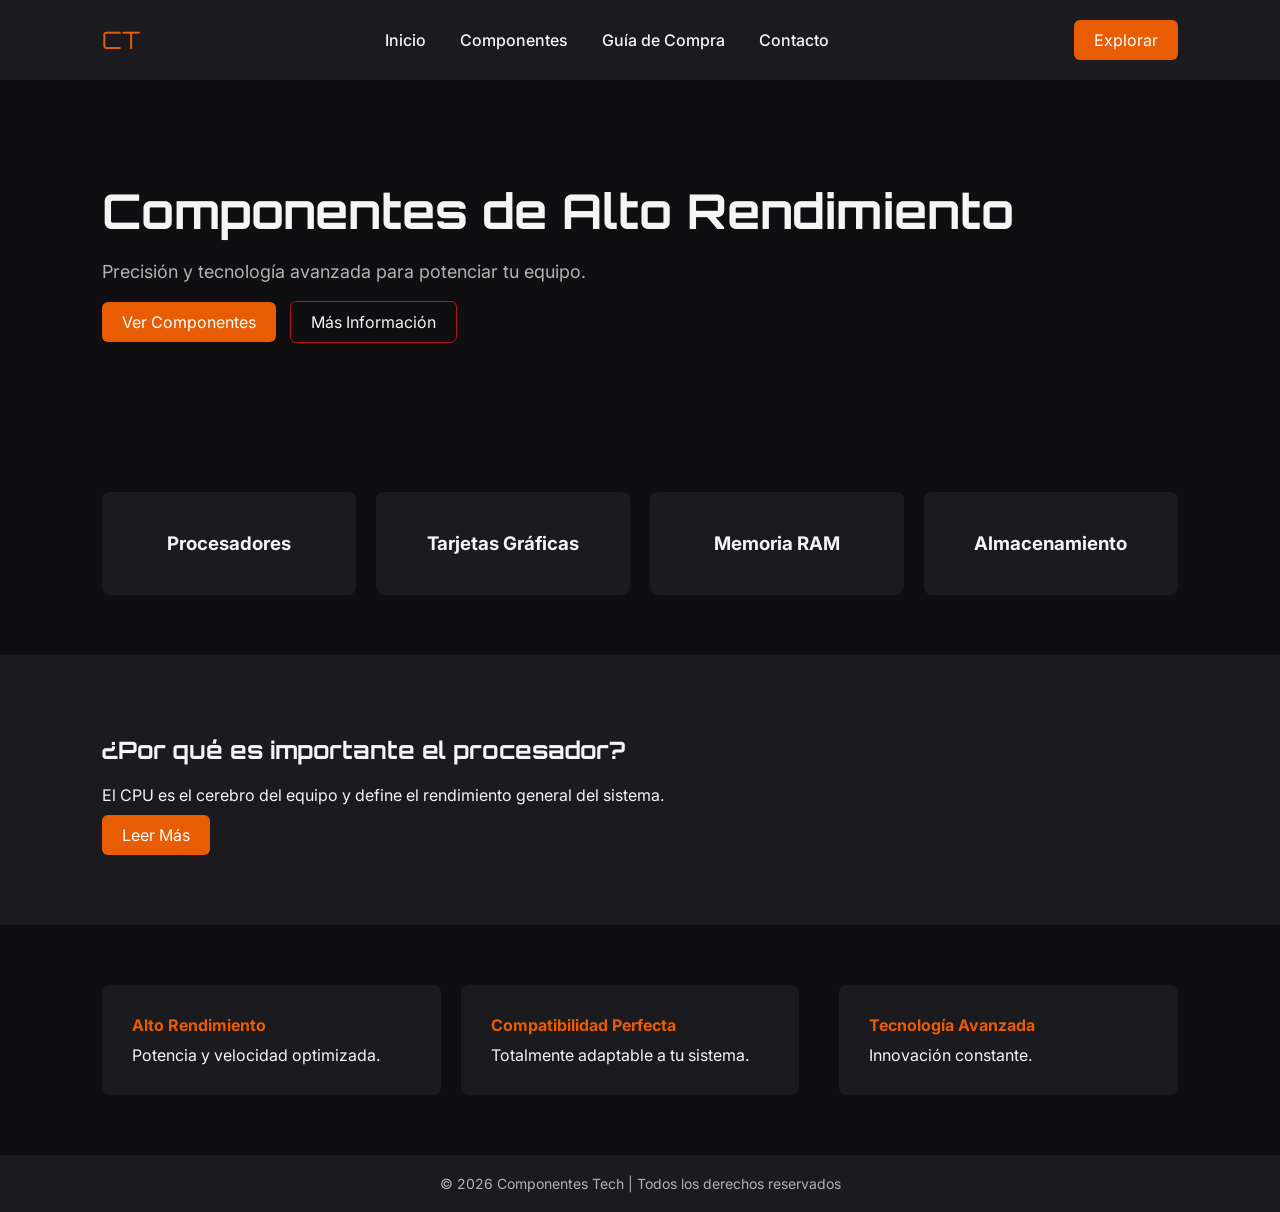
<file: index.html>
<!DOCTYPE html>
<html lang="es">
<head>
    <meta charset="UTF-8">
    <title>Componentes Tech</title>
    <meta name="viewport" content="width=device-width, initial-scale=1.0">

    <!-- Google Fonts -->
    <link href="https://fonts.googleapis.com/css2?family=Orbitron:wght@600;700&family=Inter:wght@400;500&display=swap" rel="stylesheet">

    <link rel="stylesheet" href="styles.css">
</head>
<body>

    <!-- HEADER -->
    <header>
        <div class="logo">CT</div>
        <nav>
            <a href="#">Inicio</a>
            <a href="componentes.html">Componentes</a>
            <a href="#">Guía de Compra</a>
            <a href="#">Contacto</a>
        </nav>
        <a href="#" class="btn-primary">Explorar</a>
    </header>

    <!-- HERO -->
    <section class="hero">
        <div class="hero-text">
            <h1>Componentes de Alto Rendimiento</h1>
            <p>Precisión y tecnología avanzada para potenciar tu equipo.</p>
            <div class="buttons">
                <a href="#" class="btn-primary">Ver Componentes</a>
                <a href="#" class="btn-secondary">Más Información</a>
            </div>
        </div>
    </section>

    <!-- CATEGORÍAS -->
    <section class="categories">
        <div class="card">
            <h3>Procesadores</h3>
        </div>
        <div class="card">
            <h3>Tarjetas Gráficas</h3>
        </div>
        <div class="card">
            <h3>Memoria RAM</h3>
        </div>
        <div class="card">
            <h3>Almacenamiento</h3>
        </div>
    </section>

    <!-- INFO -->
    <section class="info">
        <div class="info-text">
            <h2>¿Por qué es importante el procesador?</h2>
            <p>El CPU es el cerebro del equipo y define el rendimiento general del sistema.</p><br>
            <a href="#" class="btn-primary">Leer Más</a>
        </div>
    </section>

    <!-- BENEFICIOS -->
    <section class="benefits">
        <div class="benefit">
            <h4>Alto Rendimiento</h4>
            <p>Potencia y velocidad optimizada.</p>
        </div>
        <div class="benefit">
            <h4>Compatibilidad Perfecta</h4>
            <p>Totalmente adaptable a tu sistema.</p>
        </div>
        <br>
        <div class="benefit">
            <h4>Tecnología Avanzada</h4>
            <p>Innovación constante.</p>
        </div>
    </section>

    <!-- FOOTER -->
    <footer>
        <p>© 2026 Componentes Tech | Todos los derechos reservados</p>
    </footer>

</body>
</html>
</file>
<file: styles.css>
/* RESET */
* {
    margin: 0;
    padding: 0;
    box-sizing: border-box;
}

body {
    font-family: 'Inter', sans-serif;
    background-color: #0F0F12;
    color: #F5F5F5;
}

/* HEADER */
header {
    display: flex;
    justify-content: space-between;
    align-items: center;
    padding: 20px 8%;
    background-color: #1A1A1F;
}

.logo {
    font-family: 'Orbitron', sans-serif;
    font-size: 24px;
    color: #E85D04;
}

nav a {
    margin: 0 15px;
    text-decoration: none;
    color: #F5F5F5;
    font-weight: 500;
    transition: 0.3s;
}

nav a:hover {
    color: #E85D04;
}

/* BOTONES */
.btn-primary {
    background-color: #E85D04;
    padding: 10px 20px;
    border-radius: 6px;
    text-decoration: none;
    color: white;
    transition: 0.3s;
}

.btn-primary:hover {
    background-color: #B11226;
}

.btn-secondary {
    border: 1px solid #B11226;
    padding: 10px 20px;
    border-radius: 6px;
    text-decoration: none;
    color: #F5F5F5;
    margin-left: 10px;
    transition: 0.3s;
}

.btn-secondary:hover {
    background-color: #B11226;
}

/* HERO */
.hero {
    padding: 100px 8%;
    text-align: left;
}

.hero h1 {
    font-family: 'Orbitron', sans-serif;
    font-size: 48px;
    margin-bottom: 20px;
}

.hero p {
    font-size: 18px;
    margin-bottom: 30px;
    color: #B3B3B3;
}

/* CATEGORÍAS */
.categories {
    display: grid;
    grid-template-columns: repeat(auto-fit, minmax(200px, 1fr));
    gap: 20px;
    padding: 60px 8%;
}

.card {
    background-color: #1A1A1F;
    padding: 40px 20px;
    text-align: center;
    border-radius: 8px;
    transition: 0.3s;
}

.card:hover {
    border-bottom: 3px solid #E85D04;
    transform: translateY(-5px);
}

/* INFO */
.info {
    padding: 80px 8%;
    background-color: #1A1A1F;
}

.info h2 {
    font-family: 'Orbitron', sans-serif;
    margin-bottom: 20px;
}

/* BENEFICIOS */
.benefits {
    display: flex;
    justify-content: space-between;
    padding: 60px 8%;
    gap: 20px;
}

.benefit {
    background-color: #1A1A1F;
    padding: 30px;
    border-radius: 8px;
    flex: 1;
}

.benefit h4 {
    margin-bottom: 10px;
    color: #E85D04;
}

/* FOOTER */
footer {
    text-align: center;
    padding: 20px;
    background-color: #1A1A1F;
    color: #B3B3B3;
    font-size: 14px;
}
</file>
